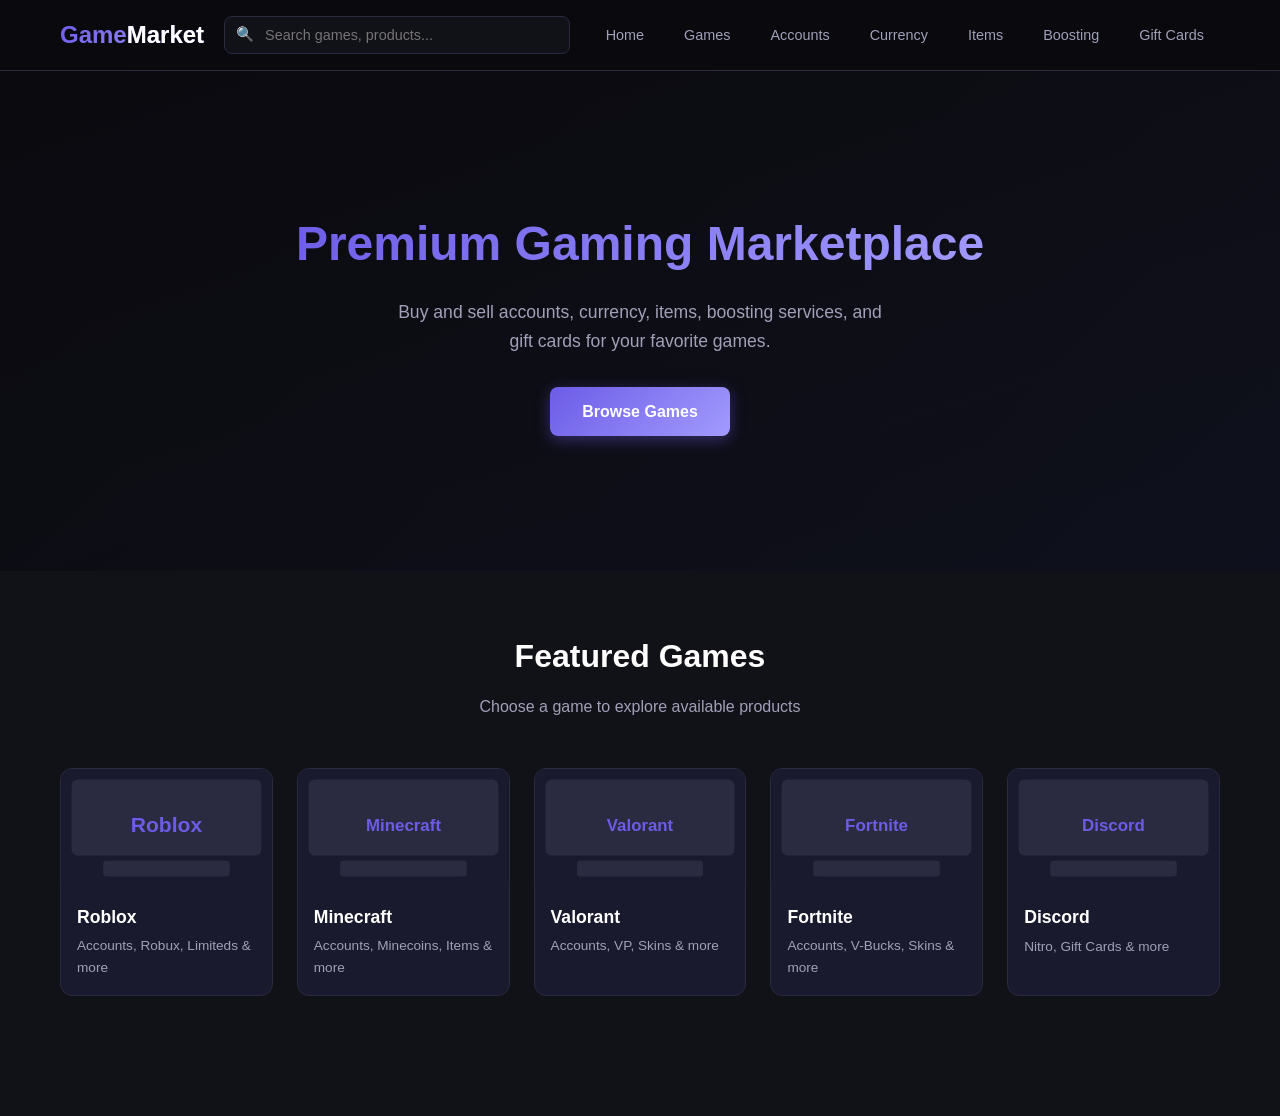
<file: index.html>
<!DOCTYPE html>
<html lang="en">
<head>
    <meta charset="UTF-8">
    <meta name="viewport" content="width=device-width, initial-scale=1.0">
    <title>GameMarket - Premium Gaming Marketplace</title>
    <link rel="stylesheet" href="css/style.css">
</head>
<body>

    <!-- NAVBAR -->
    <nav class="navbar">
        <div class="container">
            <a href="index.html" class="logo">Game<span>Market</span></a>
            <div class="nav-search">
                <span class="search-icon">&#128269;</span>
                <input type="text" id="globalSearch" placeholder="Search games, products...">
            </div>
            <button class="nav-toggle">&#9776;</button>
            <ul class="nav-links">
                <li><a href="index.html">Home</a></li>
                <li><a href="#games">Games</a></li>
                <li><a href="roblox.html">Accounts</a></li>
                <li><a href="minecraft.html">Currency</a></li>
                <li><a href="valorant.html">Items</a></li>
                <li><a href="fortnite.html">Boosting</a></li>
                <li><a href="discord.html">Gift Cards</a></li>
            </ul>
        </div>
    </nav>

    <!-- HERO -->
    <section class="hero">
        <div class="hero-bg">
            <img src="images/hero-bg.svg" alt="" onerror="this.style.display='none'">
            <div class="overlay"></div>
        </div>
        <div class="hero-content fade-in">
            <h1 id="heroTitle">Premium Gaming Marketplace</h1>
            <p id="heroDesc">Buy and sell accounts, currency, items, boosting services, and gift cards for your favorite games.</p>
            <a href="#games" class="btn btn-primary">Browse Games</a>
        </div>
    </section>

    <!-- FEATURED GAMES -->
    <section id="games" class="section featured-section">
        <div class="section-header fade-in">
            <h2>Featured Games</h2>
            <p>Choose a game to explore available products</p>
        </div>
        <div class="games-grid">
            <a href="roblox.html" class="game-card fade-in">
                <img src="images/roblox.svg" alt="Roblox" class="card-image" onerror="this.style.display='none'">
                <div class="card-body">
                    <h3>Roblox</h3>
                    <p>Accounts, Robux, Limiteds & more</p>
                </div>
            </a>
            <a href="minecraft.html" class="game-card fade-in">
                <img src="images/minecraft.svg" alt="Minecraft" class="card-image" onerror="this.style.display='none'">
                <div class="card-body">
                    <h3>Minecraft</h3>
                    <p>Accounts, Minecoins, Items & more</p>
                </div>
            </a>
            <a href="valorant.html" class="game-card fade-in">
                <img src="images/valorant.svg" alt="Valorant" class="card-image" onerror="this.style.display='none'">
                <div class="card-body">
                    <h3>Valorant</h3>
                    <p>Accounts, VP, Skins & more</p>
                </div>
            </a>
            <a href="fortnite.html" class="game-card fade-in">
                <img src="images/fortnite.svg" alt="Fortnite" class="card-image" onerror="this.style.display='none'">
                <div class="card-body">
                    <h3>Fortnite</h3>
                    <p>Accounts, V-Bucks, Skins & more</p>
                </div>
            </a>
            <a href="discord.html" class="game-card fade-in">
                <img src="images/discord.svg" alt="Discord" class="card-image" onerror="this.style.display='none'">
                <div class="card-body">
                    <h3>Discord</h3>
                    <p>Nitro, Gift Cards & more</p>
                </div>
            </a>
        </div>
    </section>

    <script src="js/script.js"></script>
</body>
</html>
</file>
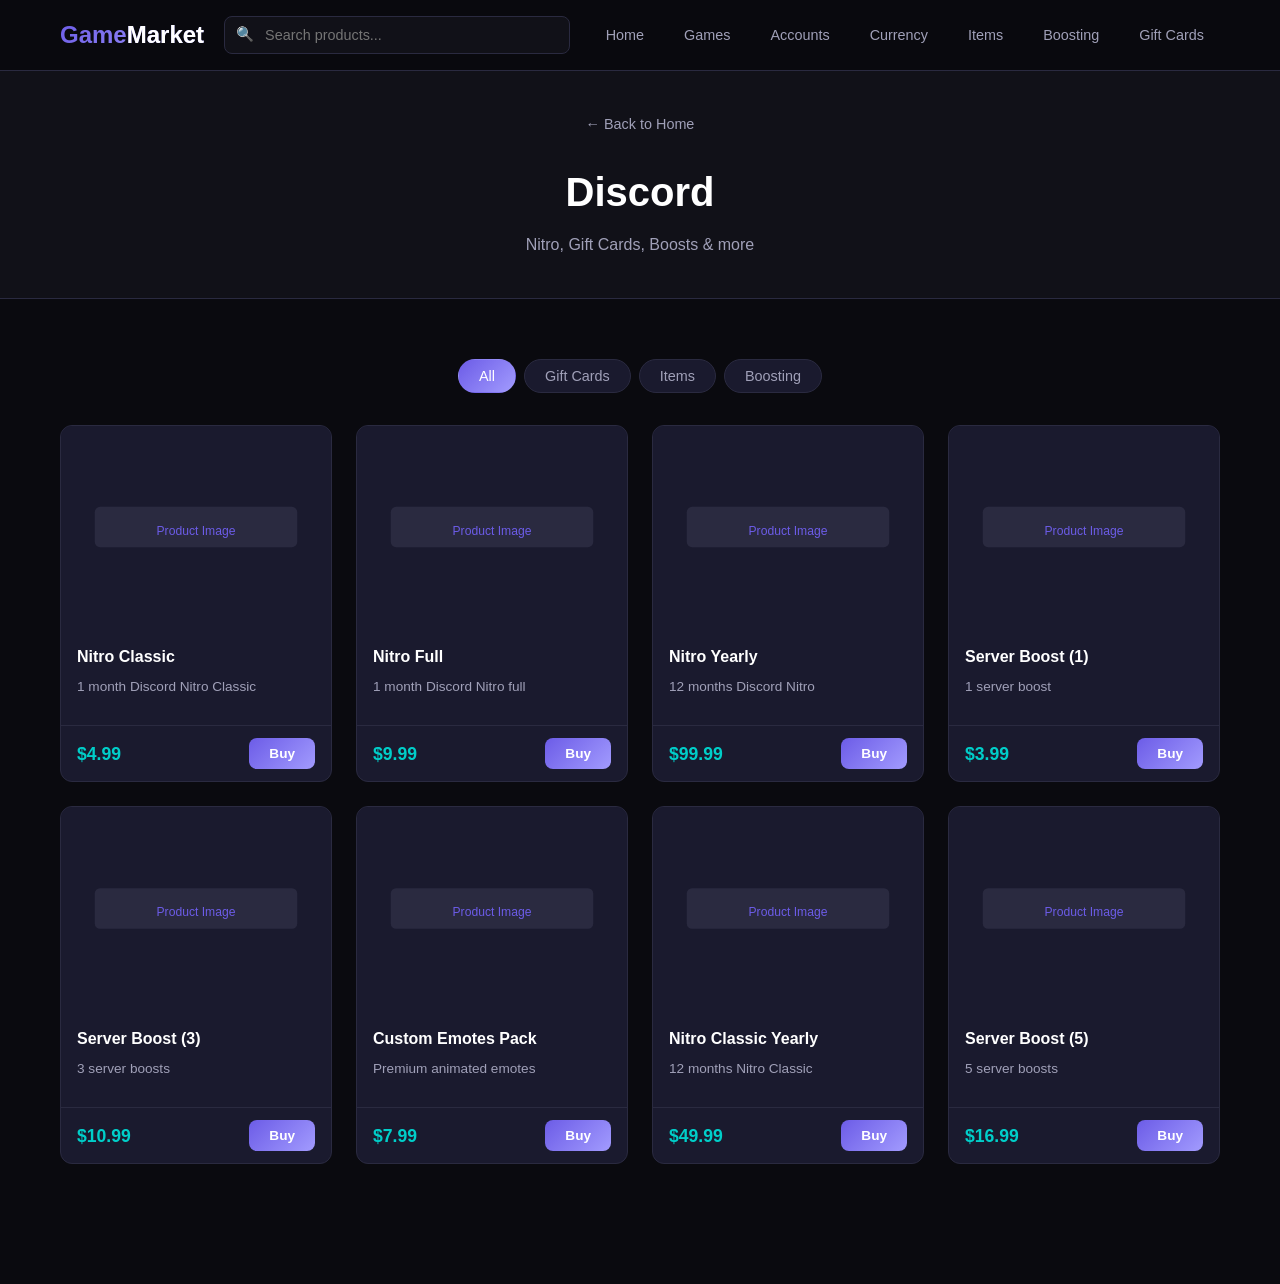
<file: discord.html>
<!DOCTYPE html>
<html lang="en">
<head>
    <meta charset="UTF-8">
    <meta name="viewport" content="width=device-width, initial-scale=1.0">
    <title>Discord - GameMarket</title>
    <link rel="stylesheet" href="css/style.css">
</head>
<body>

    <nav class="navbar">
        <div class="container">
            <a href="index.html" class="logo">Game<span>Market</span></a>
            <div class="nav-search">
                <span class="search-icon">&#128269;</span>
                <input type="text" id="globalSearch" placeholder="Search products...">
            </div>
            <button class="nav-toggle">&#9776;</button>
            <ul class="nav-links">
                <li><a href="index.html">Home</a></li>
                <li><a href="index.html#games">Games</a></li>
                <li><a href="roblox.html">Accounts</a></li>
                <li><a href="minecraft.html">Currency</a></li>
                <li><a href="valorant.html">Items</a></li>
                <li><a href="fortnite.html">Boosting</a></li>
                <li><a href="discord.html">Gift Cards</a></li>
            </ul>
        </div>
    </nav>

    <div class="page-header">
        <a href="index.html" class="back-link">&larr; Back to Home</a>
        <h1>Discord</h1>
        <p>Nitro, Gift Cards, Boosts & more</p>
    </div>

    <section class="section">
        <div data-category-container>
            <div class="category-tabs">
                <button class="category-tab active" data-category="all">All</button>
                <button class="category-tab" data-category="giftcards">Gift Cards</button>
                <button class="category-tab" data-category="items">Items</button>
                <button class="category-tab" data-category="boosting">Boosting</button>
            </div>
        </div>

        <div class="products-grid" id="productsGrid"></div>
    </section>

    <script id="productData" data-container="productsGrid" type="application/json">[
        { "title": "Nitro Classic", "description": "1 month Discord Nitro Classic", "price": 4.99, "image": "images/placeholder.svg", "category": "giftcards" },
        { "title": "Nitro Full", "description": "1 month Discord Nitro full", "price": 9.99, "image": "images/placeholder.svg", "category": "giftcards" },
        { "title": "Nitro Yearly", "description": "12 months Discord Nitro", "price": 99.99, "image": "images/placeholder.svg", "category": "giftcards" },
        { "title": "Server Boost (1)", "description": "1 server boost", "price": 3.99, "image": "images/placeholder.svg", "category": "boosting" },
        { "title": "Server Boost (3)", "description": "3 server boosts", "price": 10.99, "image": "images/placeholder.svg", "category": "boosting" },
        { "title": "Custom Emotes Pack", "description": "Premium animated emotes", "price": 7.99, "image": "images/placeholder.svg", "category": "items" },
        { "title": "Nitro Classic Yearly", "description": "12 months Nitro Classic", "price": 49.99, "image": "images/placeholder.svg", "category": "giftcards" },
        { "title": "Server Boost (5)", "description": "5 server boosts", "price": 16.99, "image": "images/placeholder.svg", "category": "boosting" }
    ]</script>

    <script src="js/script.js"></script>
</body>
</html>
</file>
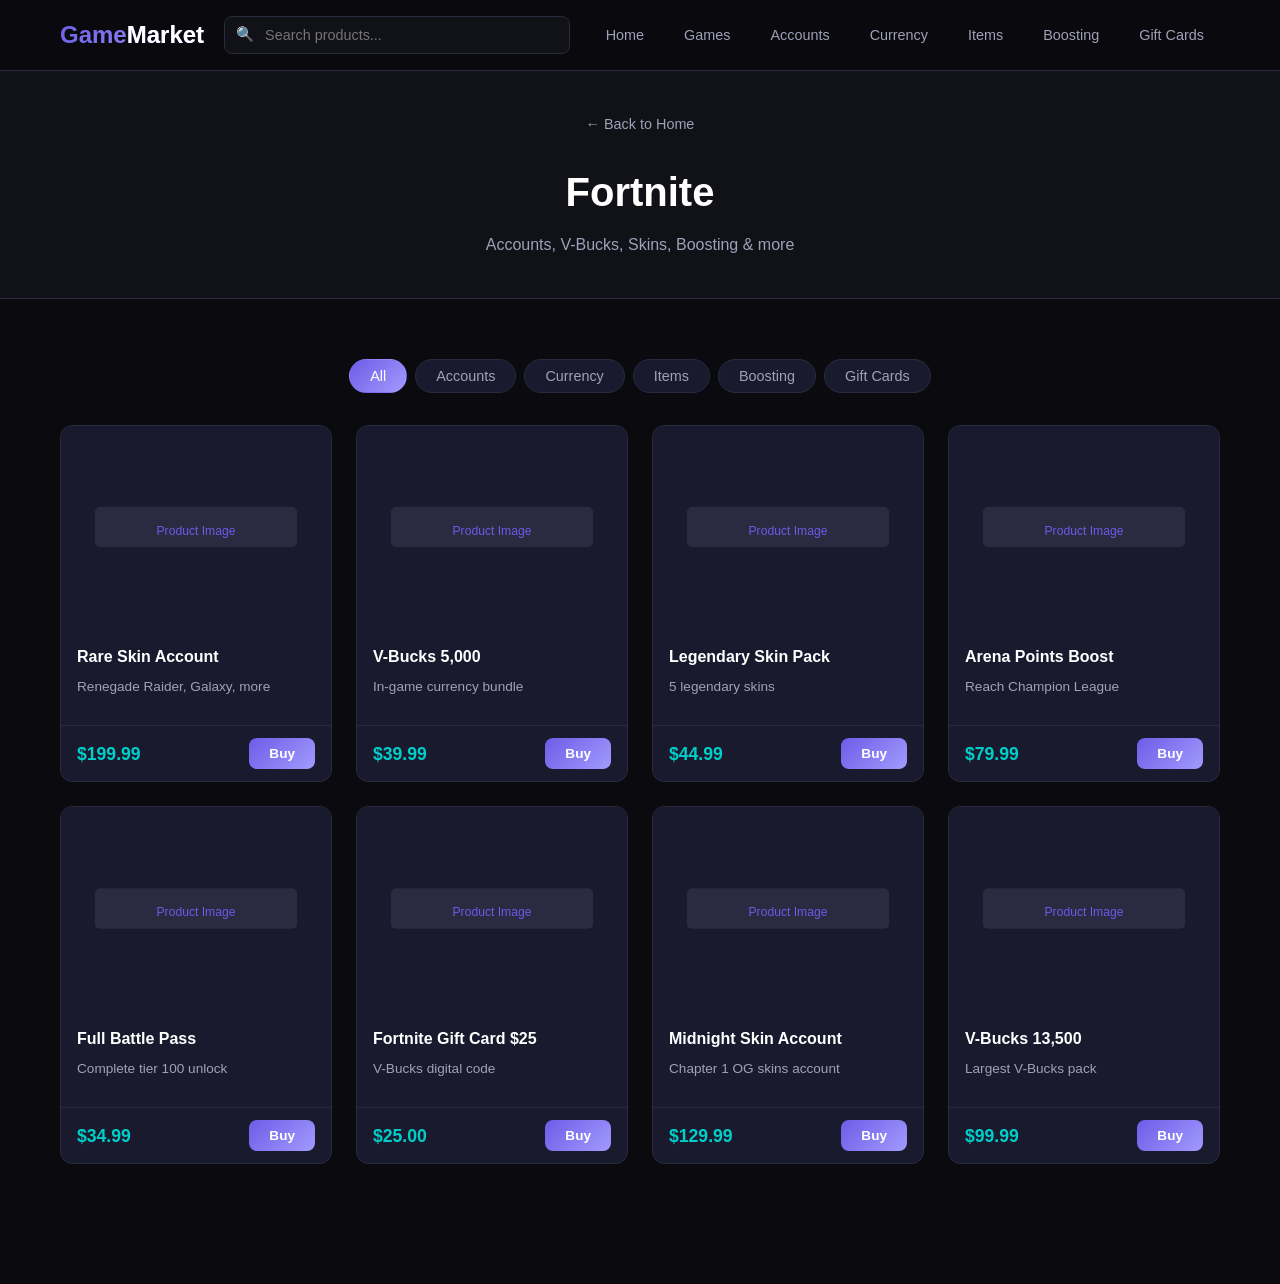
<file: fortnite.html>
<!DOCTYPE html>
<html lang="en">
<head>
    <meta charset="UTF-8">
    <meta name="viewport" content="width=device-width, initial-scale=1.0">
    <title>Fortnite - GameMarket</title>
    <link rel="stylesheet" href="css/style.css">
</head>
<body>

    <nav class="navbar">
        <div class="container">
            <a href="index.html" class="logo">Game<span>Market</span></a>
            <div class="nav-search">
                <span class="search-icon">&#128269;</span>
                <input type="text" id="globalSearch" placeholder="Search products...">
            </div>
            <button class="nav-toggle">&#9776;</button>
            <ul class="nav-links">
                <li><a href="index.html">Home</a></li>
                <li><a href="index.html#games">Games</a></li>
                <li><a href="roblox.html">Accounts</a></li>
                <li><a href="minecraft.html">Currency</a></li>
                <li><a href="valorant.html">Items</a></li>
                <li><a href="fortnite.html">Boosting</a></li>
                <li><a href="discord.html">Gift Cards</a></li>
            </ul>
        </div>
    </nav>

    <div class="page-header">
        <a href="index.html" class="back-link">&larr; Back to Home</a>
        <h1>Fortnite</h1>
        <p>Accounts, V-Bucks, Skins, Boosting & more</p>
    </div>

    <section class="section">
        <div data-category-container>
            <div class="category-tabs">
                <button class="category-tab active" data-category="all">All</button>
                <button class="category-tab" data-category="accounts">Accounts</button>
                <button class="category-tab" data-category="currency">Currency</button>
                <button class="category-tab" data-category="items">Items</button>
                <button class="category-tab" data-category="boosting">Boosting</button>
                <button class="category-tab" data-category="giftcards">Gift Cards</button>
            </div>
        </div>

        <div class="products-grid" id="productsGrid"></div>
    </section>

    <script id="productData" data-container="productsGrid" type="application/json">[
        { "title": "Rare Skin Account", "description": "Renegade Raider, Galaxy, more", "price": 199.99, "image": "images/placeholder.svg", "category": "accounts" },
        { "title": "V-Bucks 5,000", "description": "In-game currency bundle", "price": 39.99, "image": "images/placeholder.svg", "category": "currency" },
        { "title": "Legendary Skin Pack", "description": "5 legendary skins", "price": 44.99, "image": "images/placeholder.svg", "category": "items" },
        { "title": "Arena Points Boost", "description": "Reach Champion League", "price": 79.99, "image": "images/placeholder.svg", "category": "boosting" },
        { "title": "Full Battle Pass", "description": "Complete tier 100 unlock", "price": 34.99, "image": "images/placeholder.svg", "category": "boosting" },
        { "title": "Fortnite Gift Card $25", "description": "V-Bucks digital code", "price": 25.00, "image": "images/placeholder.svg", "category": "giftcards" },
        { "title": "Midnight Skin Account", "description": "Chapter 1 OG skins account", "price": 129.99, "image": "images/placeholder.svg", "category": "accounts" },
        { "title": "V-Bucks 13,500", "description": "Largest V-Bucks pack", "price": 99.99, "image": "images/placeholder.svg", "category": "currency" }
    ]</script>

    <script src="js/script.js"></script>
</body>
</html>
</file>
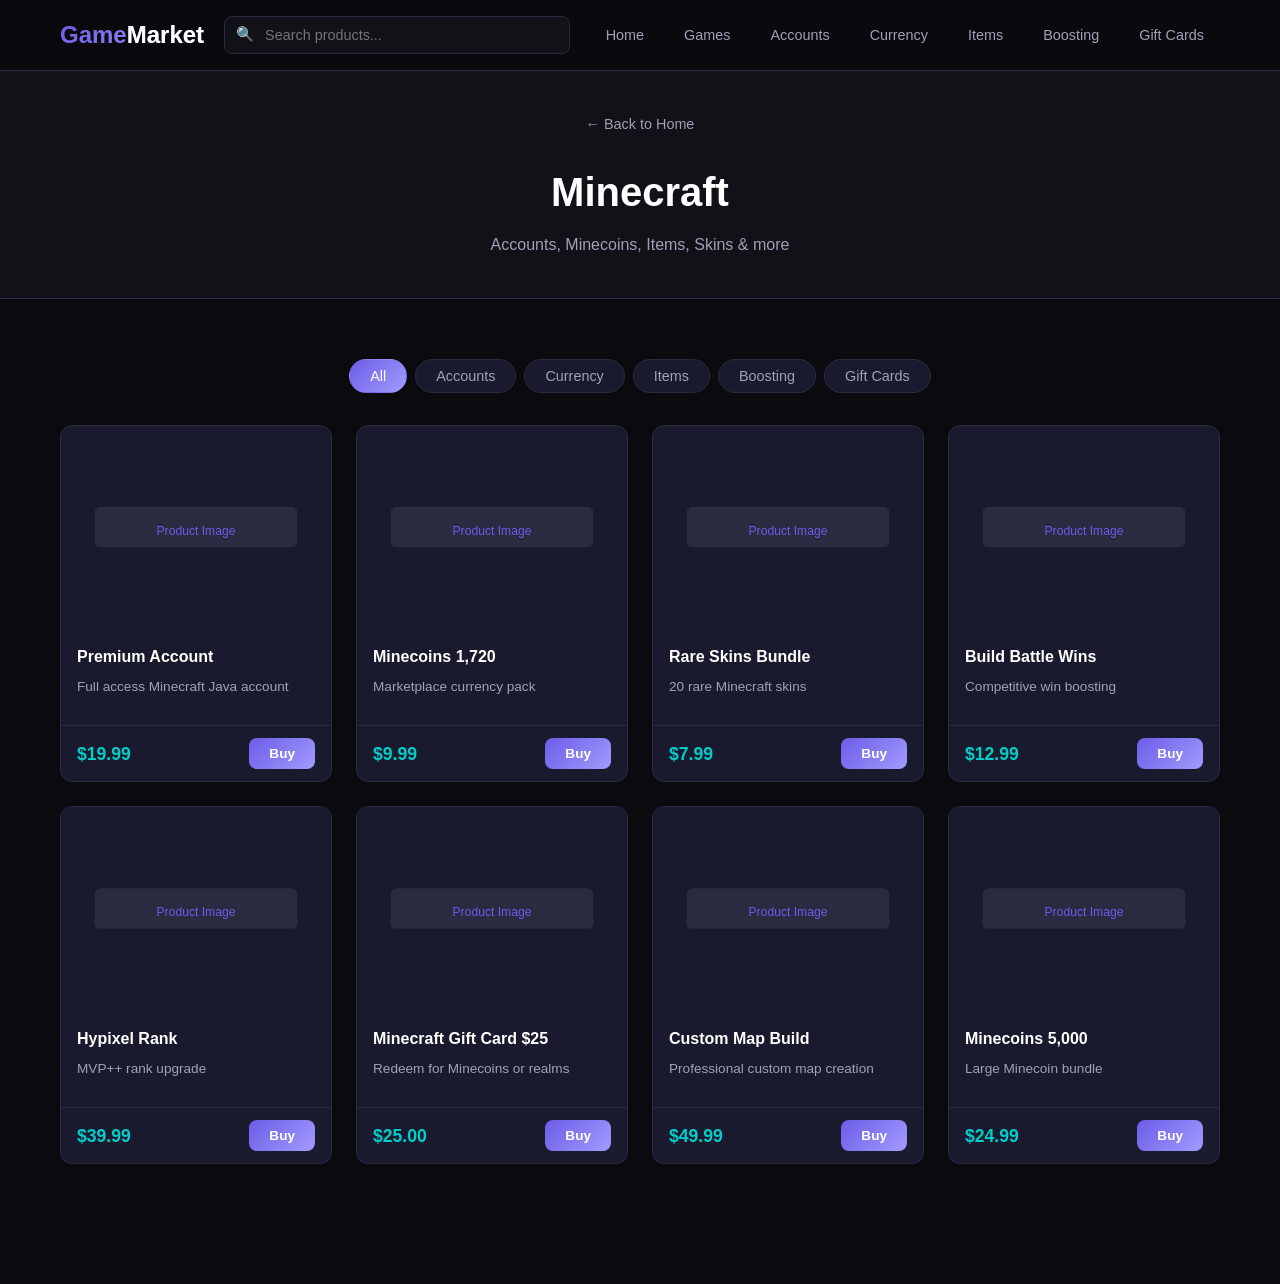
<file: minecraft.html>
<!DOCTYPE html>
<html lang="en">
<head>
    <meta charset="UTF-8">
    <meta name="viewport" content="width=device-width, initial-scale=1.0">
    <title>Minecraft - GameMarket</title>
    <link rel="stylesheet" href="css/style.css">
</head>
<body>

    <nav class="navbar">
        <div class="container">
            <a href="index.html" class="logo">Game<span>Market</span></a>
            <div class="nav-search">
                <span class="search-icon">&#128269;</span>
                <input type="text" id="globalSearch" placeholder="Search products...">
            </div>
            <button class="nav-toggle">&#9776;</button>
            <ul class="nav-links">
                <li><a href="index.html">Home</a></li>
                <li><a href="index.html#games">Games</a></li>
                <li><a href="roblox.html">Accounts</a></li>
                <li><a href="minecraft.html">Currency</a></li>
                <li><a href="valorant.html">Items</a></li>
                <li><a href="fortnite.html">Boosting</a></li>
                <li><a href="discord.html">Gift Cards</a></li>
            </ul>
        </div>
    </nav>

    <div class="page-header">
        <a href="index.html" class="back-link">&larr; Back to Home</a>
        <h1>Minecraft</h1>
        <p>Accounts, Minecoins, Items, Skins & more</p>
    </div>

    <section class="section">
        <div data-category-container>
            <div class="category-tabs">
                <button class="category-tab active" data-category="all">All</button>
                <button class="category-tab" data-category="accounts">Accounts</button>
                <button class="category-tab" data-category="currency">Currency</button>
                <button class="category-tab" data-category="items">Items</button>
                <button class="category-tab" data-category="boosting">Boosting</button>
                <button class="category-tab" data-category="giftcards">Gift Cards</button>
            </div>
        </div>

        <div class="products-grid" id="productsGrid"></div>
    </section>

    <script id="productData" data-container="productsGrid" type="application/json">[
        { "title": "Premium Account", "description": "Full access Minecraft Java account", "price": 19.99, "image": "images/placeholder.svg", "category": "accounts" },
        { "title": "Minecoins 1,720", "description": "Marketplace currency pack", "price": 9.99, "image": "images/placeholder.svg", "category": "currency" },
        { "title": "Rare Skins Bundle", "description": "20 rare Minecraft skins", "price": 7.99, "image": "images/placeholder.svg", "category": "items" },
        { "title": "Build Battle Wins", "description": "Competitive win boosting", "price": 12.99, "image": "images/placeholder.svg", "category": "boosting" },
        { "title": "Hypixel Rank", "description": "MVP++ rank upgrade", "price": 39.99, "image": "images/placeholder.svg", "category": "accounts" },
        { "title": "Minecraft Gift Card $25", "description": "Redeem for Minecoins or realms", "price": 25.00, "image": "images/placeholder.svg", "category": "giftcards" },
        { "title": "Custom Map Build", "description": "Professional custom map creation", "price": 49.99, "image": "images/placeholder.svg", "category": "boosting" },
        { "title": "Minecoins 5,000", "description": "Large Minecoin bundle", "price": 24.99, "image": "images/placeholder.svg", "category": "currency" }
    ]</script>

    <script src="js/script.js"></script>
</body>
</html>
</file>
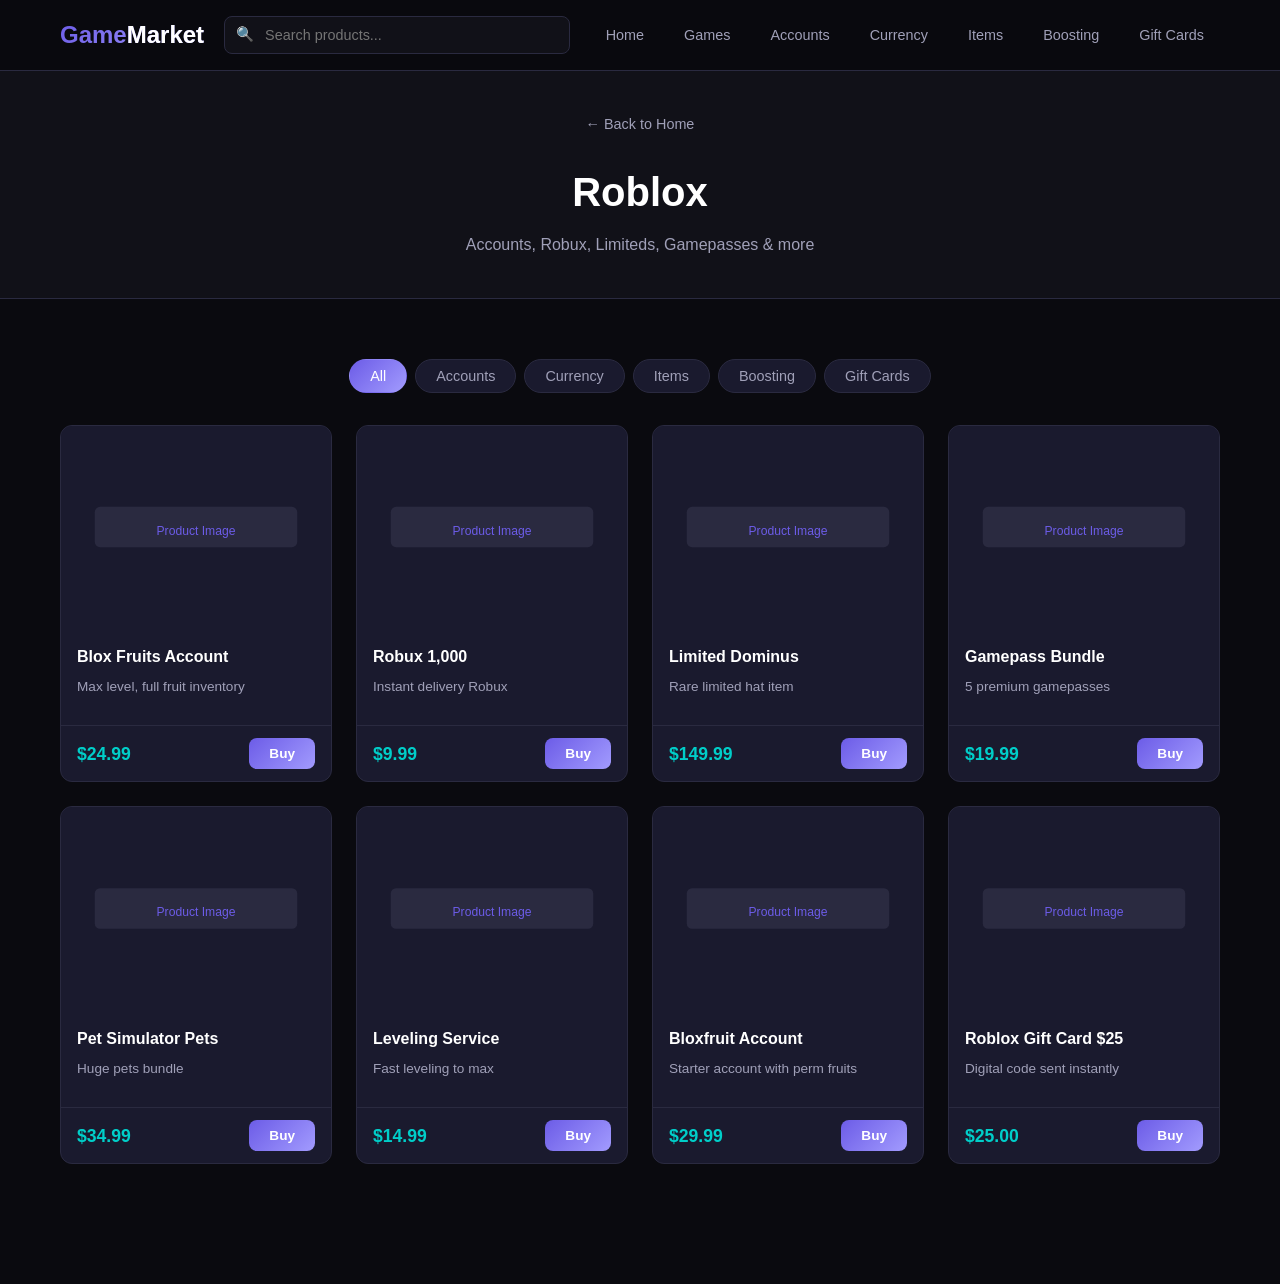
<file: roblox.html>
<!DOCTYPE html>
<html lang="en">
<head>
    <meta charset="UTF-8">
    <meta name="viewport" content="width=device-width, initial-scale=1.0">
    <title>Roblox - GameMarket</title>
    <link rel="stylesheet" href="css/style.css">
</head>
<body>

    <nav class="navbar">
        <div class="container">
            <a href="index.html" class="logo">Game<span>Market</span></a>
            <div class="nav-search">
                <span class="search-icon">&#128269;</span>
                <input type="text" id="globalSearch" placeholder="Search products...">
            </div>
            <button class="nav-toggle">&#9776;</button>
            <ul class="nav-links">
                <li><a href="index.html">Home</a></li>
                <li><a href="index.html#games">Games</a></li>
                <li><a href="roblox.html">Accounts</a></li>
                <li><a href="minecraft.html">Currency</a></li>
                <li><a href="valorant.html">Items</a></li>
                <li><a href="fortnite.html">Boosting</a></li>
                <li><a href="discord.html">Gift Cards</a></li>
            </ul>
        </div>
    </nav>

    <div class="page-header">
        <a href="index.html" class="back-link">&larr; Back to Home</a>
        <h1>Roblox</h1>
        <p>Accounts, Robux, Limiteds, Gamepasses & more</p>
    </div>

    <section class="section">
        <div data-category-container>
            <div class="category-tabs">
                <button class="category-tab active" data-category="all">All</button>
                <button class="category-tab" data-category="accounts">Accounts</button>
                <button class="category-tab" data-category="currency">Currency</button>
                <button class="category-tab" data-category="items">Items</button>
                <button class="category-tab" data-category="boosting">Boosting</button>
                <button class="category-tab" data-category="giftcards">Gift Cards</button>
            </div>
        </div>

        <div class="products-grid" id="productsGrid"></div>
    </section>

    <script id="productData" data-container="productsGrid" type="application/json">[
        { "title": "Blox Fruits Account", "description": "Max level, full fruit inventory", "price": 24.99, "image": "images/placeholder.svg", "category": "accounts" },
        { "title": "Robux 1,000", "description": "Instant delivery Robux", "price": 9.99, "image": "images/placeholder.svg", "category": "currency" },
        { "title": "Limited Dominus", "description": "Rare limited hat item", "price": 149.99, "image": "images/placeholder.svg", "category": "items" },
        { "title": "Gamepass Bundle", "description": "5 premium gamepasses", "price": 19.99, "image": "images/placeholder.svg", "category": "items" },
        { "title": "Pet Simulator Pets", "description": "Huge pets bundle", "price": 34.99, "image": "images/placeholder.svg", "category": "items" },
        { "title": "Leveling Service", "description": "Fast leveling to max", "price": 14.99, "image": "images/placeholder.svg", "category": "boosting" },
        { "title": "Bloxfruit Account", "description": "Starter account with perm fruits", "price": 29.99, "image": "images/placeholder.svg", "category": "accounts" },
        { "title": "Roblox Gift Card $25", "description": "Digital code sent instantly", "price": 25.00, "image": "images/placeholder.svg", "category": "giftcards" }
    ]</script>

    <script src="js/script.js"></script>
</body>
</html>
</file>
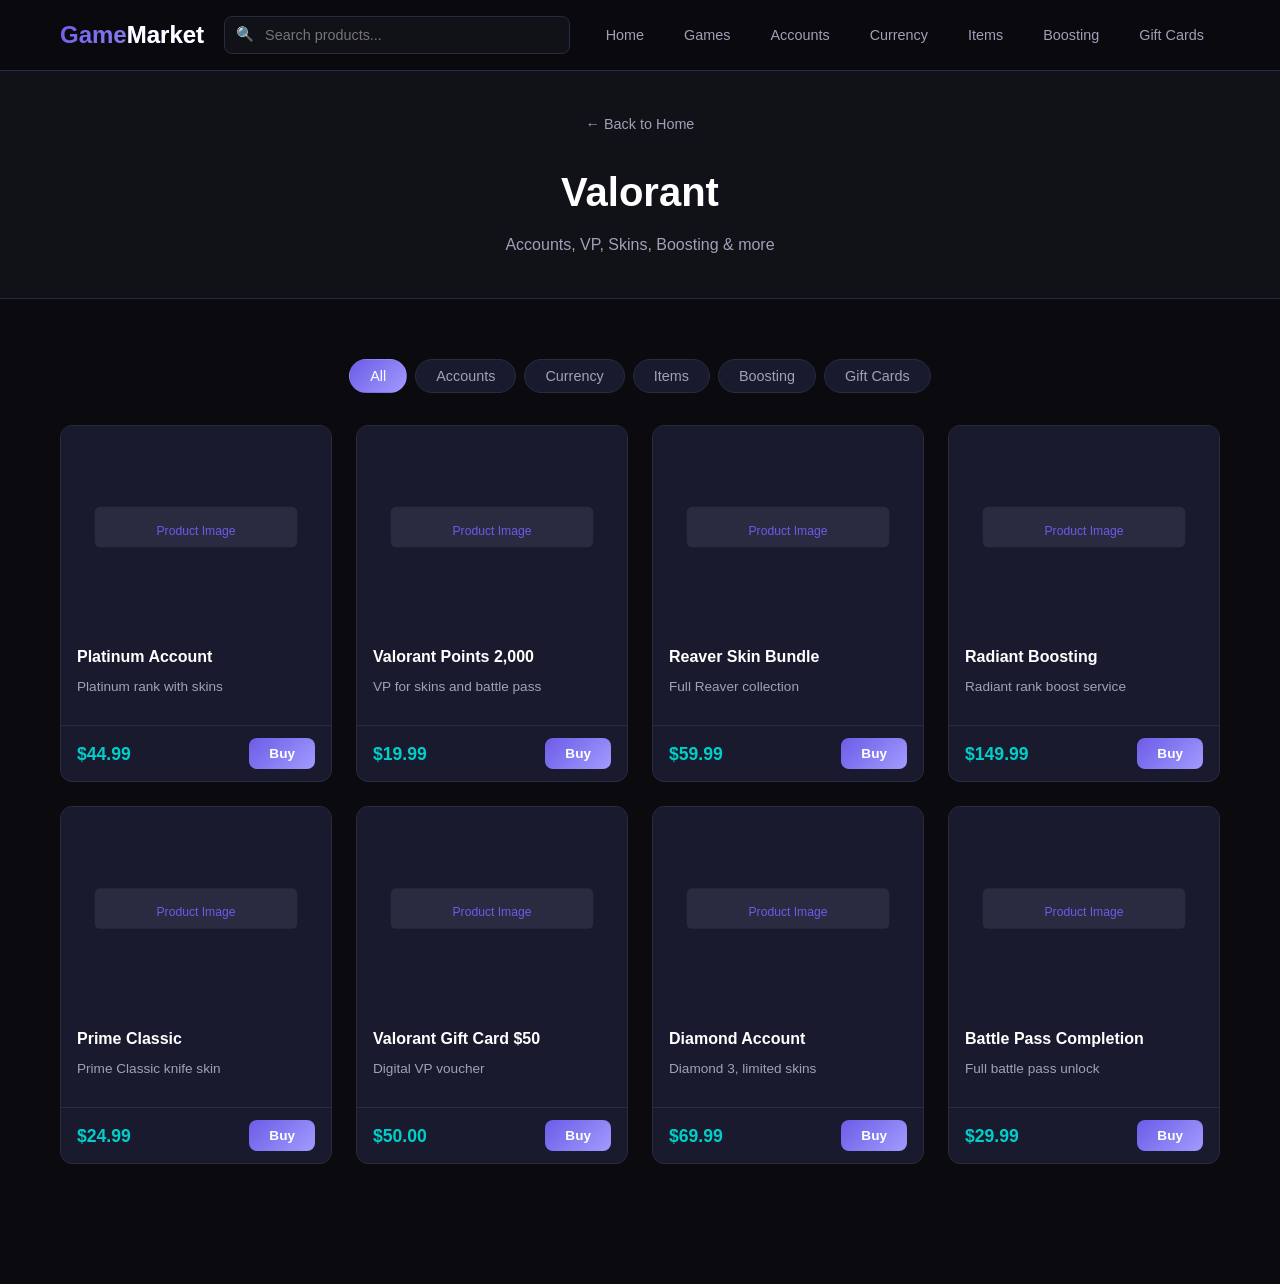
<file: valorant.html>
<!DOCTYPE html>
<html lang="en">
<head>
    <meta charset="UTF-8">
    <meta name="viewport" content="width=device-width, initial-scale=1.0">
    <title>Valorant - GameMarket</title>
    <link rel="stylesheet" href="css/style.css">
</head>
<body>

    <nav class="navbar">
        <div class="container">
            <a href="index.html" class="logo">Game<span>Market</span></a>
            <div class="nav-search">
                <span class="search-icon">&#128269;</span>
                <input type="text" id="globalSearch" placeholder="Search products...">
            </div>
            <button class="nav-toggle">&#9776;</button>
            <ul class="nav-links">
                <li><a href="index.html">Home</a></li>
                <li><a href="index.html#games">Games</a></li>
                <li><a href="roblox.html">Accounts</a></li>
                <li><a href="minecraft.html">Currency</a></li>
                <li><a href="valorant.html">Items</a></li>
                <li><a href="fortnite.html">Boosting</a></li>
                <li><a href="discord.html">Gift Cards</a></li>
            </ul>
        </div>
    </nav>

    <div class="page-header">
        <a href="index.html" class="back-link">&larr; Back to Home</a>
        <h1>Valorant</h1>
        <p>Accounts, VP, Skins, Boosting & more</p>
    </div>

    <section class="section">
        <div data-category-container>
            <div class="category-tabs">
                <button class="category-tab active" data-category="all">All</button>
                <button class="category-tab" data-category="accounts">Accounts</button>
                <button class="category-tab" data-category="currency">Currency</button>
                <button class="category-tab" data-category="items">Items</button>
                <button class="category-tab" data-category="boosting">Boosting</button>
                <button class="category-tab" data-category="giftcards">Gift Cards</button>
            </div>
        </div>

        <div class="products-grid" id="productsGrid"></div>
    </section>

    <script id="productData" data-container="productsGrid" type="application/json">[
        { "title": "Platinum Account", "description": "Platinum rank with skins", "price": 44.99, "image": "images/placeholder.svg", "category": "accounts" },
        { "title": "Valorant Points 2,000", "description": "VP for skins and battle pass", "price": 19.99, "image": "images/placeholder.svg", "category": "currency" },
        { "title": "Reaver Skin Bundle", "description": "Full Reaver collection", "price": 59.99, "image": "images/placeholder.svg", "category": "items" },
        { "title": "Radiant Boosting", "description": "Radiant rank boost service", "price": 149.99, "image": "images/placeholder.svg", "category": "boosting" },
        { "title": "Prime Classic", "description": "Prime Classic knife skin", "price": 24.99, "image": "images/placeholder.svg", "category": "items" },
        { "title": "Valorant Gift Card $50", "description": "Digital VP voucher", "price": 50.00, "image": "images/placeholder.svg", "category": "giftcards" },
        { "title": "Diamond Account", "description": "Diamond 3, limited skins", "price": 69.99, "image": "images/placeholder.svg", "category": "accounts" },
        { "title": "Battle Pass Completion", "description": "Full battle pass unlock", "price": 29.99, "image": "images/placeholder.svg", "category": "boosting" }
    ]</script>

    <script src="js/script.js"></script>
</body>
</html>
</file>
<file: css/style.css>
* {
    margin: 0;
    padding: 0;
    box-sizing: border-box;
}

:root {
    --bg-primary: #0a0a0f;
    --bg-secondary: #111118;
    --bg-card: #1a1a2e;
    --bg-card-hover: #222240;
    --text-primary: #ffffff;
    --text-secondary: #a0a0b8;
    --accent-primary: #6c5ce7;
    --accent-glow: rgba(108, 92, 231, 0.4);
    --accent-secondary: #00cec9;
    --gradient-primary: linear-gradient(135deg, #6c5ce7, #a29bfe);
    --gradient-card: linear-gradient(145deg, #1a1a2e, #16213e);
    --border-color: #2a2a40;
    --border-glow: #6c5ce7;
    --shadow-card: 0 8px 32px rgba(0, 0, 0, 0.3);
    --shadow-glow: 0 0 20px rgba(108, 92, 231, 0.3);
    --radius-sm: 8px;
    --radius-md: 12px;
    --radius-lg: 20px;
    --transition: 0.3s cubic-bezier(0.4, 0, 0.2, 1);
}

html {
    scroll-behavior: smooth;
}

body {
    font-family: -apple-system, BlinkMacSystemFont, 'Segoe UI', Roboto, sans-serif;
    background-color: var(--bg-primary);
    color: var(--text-primary);
    line-height: 1.6;
    min-height: 100vh;
}

.container {
    max-width: 1200px;
    margin: 0 auto;
    padding: 0 20px;
}

/* ===== NAVBAR ===== */
.navbar {
    position: sticky;
    top: 0;
    z-index: 1000;
    background: rgba(10, 10, 15, 0.95);
    backdrop-filter: blur(20px);
    border-bottom: 1px solid var(--border-color);
    padding: 0 20px;
}

.navbar .container {
    display: flex;
    align-items: center;
    justify-content: space-between;
    height: 70px;
    gap: 20px;
}

.navbar .logo {
    font-size: 1.5rem;
    font-weight: 800;
    background: var(--gradient-primary);
    -webkit-background-clip: text;
    -webkit-text-fill-color: transparent;
    background-clip: text;
    text-decoration: none;
    white-space: nowrap;
    cursor: pointer;
}

.navbar .logo span {
    -webkit-text-fill-color: #fff;
    color: #fff;
}

.nav-search {
    flex: 1;
    max-width: 400px;
    position: relative;
}

.nav-search input {
    width: 100%;
    padding: 10px 16px 10px 40px;
    background: var(--bg-secondary);
    border: 1px solid var(--border-color);
    border-radius: var(--radius-sm);
    color: var(--text-primary);
    font-size: 0.9rem;
    transition: var(--transition);
}

.nav-search input:focus {
    outline: none;
    border-color: var(--accent-primary);
    box-shadow: 0 0 12px var(--accent-glow);
}

.nav-search .search-icon {
    position: absolute;
    left: 12px;
    top: 50%;
    transform: translateY(-50%);
    color: var(--text-secondary);
    font-size: 0.9rem;
}

.nav-links {
    display: flex;
    gap: 8px;
    list-style: none;
}

.nav-links a {
    color: var(--text-secondary);
    text-decoration: none;
    padding: 8px 16px;
    border-radius: var(--radius-sm);
    font-size: 0.9rem;
    font-weight: 500;
    transition: var(--transition);
}

.nav-links a:hover {
    color: var(--text-primary);
    background: rgba(108, 92, 231, 0.1);
}

.nav-toggle {
    display: none;
    background: none;
    border: none;
    color: var(--text-primary);
    font-size: 1.5rem;
    cursor: pointer;
}

/* ===== HERO ===== */
.hero {
    position: relative;
    min-height: 500px;
    display: flex;
    align-items: center;
    justify-content: center;
    text-align: center;
    padding: 80px 20px;
    overflow: hidden;
}

.hero-bg {
    position: absolute;
    inset: 0;
    z-index: 0;
}

.hero-bg img {
    width: 100%;
    height: 100%;
    object-fit: cover;
}

.hero-bg .overlay {
    position: absolute;
    inset: 0;
    background: linear-gradient(135deg, rgba(10, 10, 15, 0.9), rgba(10, 10, 15, 0.7));
}

.hero-content {
    position: relative;
    z-index: 1;
    max-width: 700px;
}

.hero-content h1 {
    font-size: 3rem;
    font-weight: 800;
    margin-bottom: 16px;
    background: var(--gradient-primary);
    -webkit-background-clip: text;
    -webkit-text-fill-color: transparent;
    background-clip: text;
}

.hero-content p {
    color: var(--text-secondary);
    font-size: 1.1rem;
    margin-bottom: 32px;
    max-width: 500px;
    margin-left: auto;
    margin-right: auto;
}

/* ===== BUTTONS ===== */
.btn {
    display: inline-block;
    padding: 12px 32px;
    border-radius: var(--radius-sm);
    font-size: 1rem;
    font-weight: 600;
    text-decoration: none;
    cursor: pointer;
    transition: var(--transition);
    border: none;
}

.btn-primary {
    background: var(--gradient-primary);
    color: #fff;
    box-shadow: 0 4px 15px var(--accent-glow);
}

.btn-primary:hover {
    transform: translateY(-2px);
    box-shadow: 0 8px 30px var(--accent-glow);
}

.btn-outline {
    background: transparent;
    color: var(--text-primary);
    border: 1px solid var(--border-color);
}

.btn-outline:hover {
    border-color: var(--accent-primary);
    box-shadow: 0 0 15px var(--accent-glow);
}

/* ===== SECTION HEADERS ===== */
.section-header {
    text-align: center;
    margin-bottom: 48px;
}

.section-header h2 {
    font-size: 2rem;
    font-weight: 700;
    margin-bottom: 12px;
}

.section-header p {
    color: var(--text-secondary);
    font-size: 1rem;
}

/* ===== GAME CARDS GRID ===== */
.games-grid {
    display: grid;
    grid-template-columns: repeat(auto-fill, minmax(200px, 1fr));
    gap: 24px;
    padding: 0 20px 60px;
    max-width: 1200px;
    margin: 0 auto;
}

.game-card {
    background: var(--bg-card);
    border-radius: var(--radius-md);
    overflow: hidden;
    text-decoration: none;
    color: var(--text-primary);
    transition: var(--transition);
    border: 1px solid var(--border-color);
}

.game-card:hover {
    transform: translateY(-8px);
    border-color: var(--accent-primary);
    box-shadow: 0 12px 40px rgba(108, 92, 231, 0.2);
}

.game-card .card-image {
    width: 100%;
    aspect-ratio: 16/9;
    object-fit: cover;
    display: block;
}

.game-card .card-body {
    padding: 16px;
}

.game-card .card-body h3 {
    font-size: 1.1rem;
    font-weight: 600;
    margin-bottom: 4px;
}

.game-card .card-body p {
    color: var(--text-secondary);
    font-size: 0.85rem;
}

/* ===== SECTIONS ===== */
.section {
    padding: 60px 0;
}

.featured-section {
    background: var(--bg-secondary);
}

/* ===== PRODUCT CARDS ===== */
.products-grid {
    display: grid;
    grid-template-columns: repeat(auto-fill, minmax(250px, 1fr));
    gap: 24px;
    padding: 0 20px 60px;
    max-width: 1200px;
    margin: 0 auto;
}

.product-card {
    background: var(--bg-card);
    border-radius: var(--radius-md);
    overflow: hidden;
    transition: var(--transition);
    border: 1px solid var(--border-color);
}

.product-card:hover {
    transform: translateY(-6px);
    border-color: var(--accent-primary);
    box-shadow: 0 8px 32px rgba(108, 92, 231, 0.25);
}

.product-card .card-image {
    width: 100%;
    aspect-ratio: 4/3;
    object-fit: cover;
    display: block;
}

.product-card .card-body {
    padding: 16px;
}

.product-card .card-body h4 {
    font-size: 1rem;
    font-weight: 600;
    margin-bottom: 6px;
}

.product-card .card-body p {
    color: var(--text-secondary);
    font-size: 0.85rem;
    margin-bottom: 12px;
}

.product-card .card-footer {
    display: flex;
    align-items: center;
    justify-content: space-between;
    padding: 12px 16px;
    border-top: 1px solid var(--border-color);
}

.product-card .price {
    font-size: 1.1rem;
    font-weight: 700;
    color: var(--accent-secondary);
}

.product-card .btn-buy {
    padding: 8px 20px;
    font-size: 0.85rem;
    background: var(--gradient-primary);
    color: #fff;
    border: none;
    border-radius: var(--radius-sm);
    cursor: pointer;
    font-weight: 600;
    transition: var(--transition);
}

.product-card .btn-buy:hover {
    transform: scale(1.05);
    box-shadow: 0 0 20px var(--accent-glow);
}

/* ===== CATEGORY TABS ===== */
.category-tabs {
    display: flex;
    flex-wrap: wrap;
    gap: 8px;
    justify-content: center;
    margin-bottom: 32px;
}

.category-tab {
    padding: 8px 20px;
    background: var(--bg-card);
    border: 1px solid var(--border-color);
    border-radius: 20px;
    color: var(--text-secondary);
    cursor: pointer;
    font-size: 0.9rem;
    font-weight: 500;
    transition: var(--transition);
}

.category-tab:hover {
    border-color: var(--accent-primary);
    color: var(--text-primary);
}

.category-tab.active {
    background: var(--gradient-primary);
    border-color: transparent;
    color: #fff;
}

/* ===== PAGE HEADER ===== */
.page-header {
    padding: 40px 20px;
    text-align: center;
    background: var(--bg-secondary);
    border-bottom: 1px solid var(--border-color);
}

.page-header h1 {
    font-size: 2.5rem;
    font-weight: 800;
    margin-bottom: 8px;
}

.page-header p {
    color: var(--text-secondary);
    font-size: 1rem;
}

/* ===== FADE IN ANIMATION ===== */
.fade-in {
    opacity: 0;
    transform: translateY(30px);
    transition: opacity 0.6s ease, transform 0.6s ease;
}

.fade-in.visible {
    opacity: 1;
    transform: translateY(0);
}

/* ===== BACK BUTTON ===== */
.back-link {
    display: inline-flex;
    align-items: center;
    gap: 8px;
    color: var(--text-secondary);
    text-decoration: none;
    margin-bottom: 24px;
    font-size: 0.9rem;
    transition: var(--transition);
}

.back-link:hover {
    color: var(--accent-primary);
}

/* ===== RESPONSIVE ===== */
@media (max-width: 768px) {
    .navbar .container {
        height: 60px;
    }

    .nav-links {
        display: none;
        position: absolute;
        top: 60px;
        left: 0;
        right: 0;
        background: rgba(10, 10, 15, 0.98);
        flex-direction: column;
        padding: 16px 20px;
        border-bottom: 1px solid var(--border-color);
    }

    .nav-links.open {
        display: flex;
    }

    .nav-toggle {
        display: block;
    }

    .nav-search {
        max-width: 200px;
    }

    .hero-content h1 {
        font-size: 2rem;
    }

    .hero {
        min-height: 350px;
        padding: 60px 20px;
    }

    .games-grid {
        grid-template-columns: repeat(auto-fill, minmax(150px, 1fr));
        gap: 16px;
        padding: 0 16px 40px;
    }

    .products-grid {
        grid-template-columns: repeat(auto-fill, minmax(200px, 1fr));
        gap: 16px;
        padding: 0 16px 40px;
    }

    .section-header h2 {
        font-size: 1.5rem;
    }

    .page-header h1 {
        font-size: 1.8rem;
    }
}

@media (max-width: 480px) {
    .nav-search {
        display: none;
    }

    .games-grid {
        grid-template-columns: repeat(2, 1fr);
    }

    .products-grid {
        grid-template-columns: 1fr;
    }

    .hero-content h1 {
        font-size: 1.6rem;
    }
}
</file>
